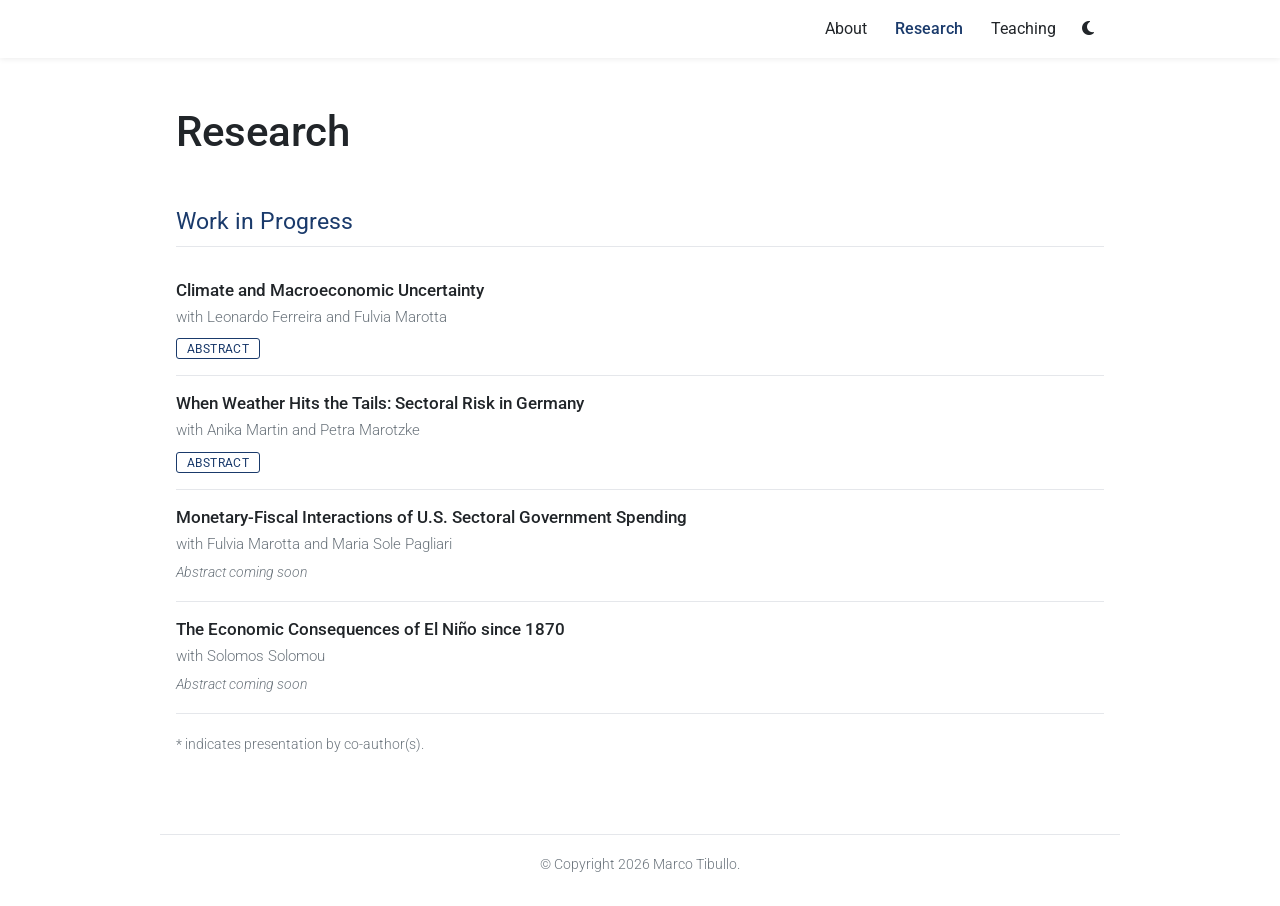
<file: research.html>
<!DOCTYPE html>
<html lang="en">
<head>
  <meta charset="utf-8">
  <meta name="viewport" content="width=device-width, initial-scale=1">
  <title>Research | Marco Tibullo</title>
  <meta name="description" content="Research by Marco Tibullo: climate shocks, macroeconomic uncertainty, weather and sectoral tail risk, monetary-fiscal interactions, and the economic consequences of El Niño.">
  <meta name="author" content="Marco Tibullo">
  <link rel="canonical" href="https://marcotibullo.github.io/research.html">

  <meta property="og:type" content="website">
  <meta property="og:title" content="Research | Marco Tibullo">
  <meta property="og:url" content="https://marcotibullo.github.io/research.html">

  <link rel="icon" href="assets/img/favicon.svg" type="image/svg+xml">
  <link rel="preconnect" href="https://fonts.googleapis.com">
  <link href="https://fonts.googleapis.com/css2?family=Roboto:wght@300;400;500&display=swap" rel="stylesheet">
  <link rel="stylesheet" href="https://cdnjs.cloudflare.com/ajax/libs/font-awesome/6.5.2/css/all.min.css">
  <link rel="stylesheet" href="assets/css/style.css">
  <script src="assets/js/main.js"></script>
</head>
<body>
  <nav class="navbar">
    <div class="inner">
      <button class="menu-toggle" aria-label="Menu"><i class="fa-solid fa-bars"></i></button>
      <ul class="nav-links">
        <li><a href="./">About</a></li>
        <li><a class="active" href="research.html">Research</a></li>
        <li><a href="teaching.html">Teaching</a></li>
        <li><button class="theme-toggle" aria-label="Toggle dark mode"><i class="fa-solid fa-moon"></i></button></li>
      </ul>
    </div>
  </nav>

  <main>
    <header class="post-header">
      <h1>Research</h1>
    </header>

    <h2>Work in Progress</h2>

    <!-- ===== Paper 1 ===== -->
    <div class="paper">
      <div class="title">Climate and Macroeconomic Uncertainty</div>
      <div class="authors">with Leonardo Ferreira and Fulvia Marotta</div>
      <div class="buttons">
        <button class="btn" data-abstract="abs1" aria-expanded="false">Abstract</button>
        <!-- <a class="btn" href="papers/climate_uncertainty.pdf">PDF</a> -->
      </div>
      <div class="abstract" id="abs1">
        <p>This paper examines how temperature shocks influence both the level and volatility of key macroeconomic
        variables across a broad panel of countries. We develop a novel global-to-local identification strategy that
        uses exogenous variation from the El Niño-Southern Oscillation (ENSO) to isolate temperature anomalies at the
        country level. Our results show that a 1°C rise in temperature anomalies leads to persistent inflationary
        pressures and a decline in economic activity, with effects particularly pronounced in developing economies –
        where inflation can increase by up to 1.2%. Incorporating a stochastic volatility-in-mean framework, we find
        that these shocks also elevate macroeconomic uncertainty by raising the volatility of GDP growth and consumer
        price inflation. Together, these findings highlight the importance of modeling climate shocks not only through
        their direct effects on prices and output, but also through their second-moment consequences, which may warrant
        policy attention.</p>
        <p class="presented"><b>Presented at:</b> Macroeconomic Implications of Climate-Related Risks: Challenges and
        Opportunities for the Low-Carbon Transition Workshop (2026), De Nederlandsche Bank (2025), Deutsche Bundesbank
        (2025), European Central Bank (invited, 2025), Second International Conference on the Climate-Macro-Finance
        Interface (2025), IAAE (2025), University of Oxford* (2025), Queen Mary University of London (2025), Royal
        Economic Society PhD Conference (2024).</p>
      </div>
    </div>

    <!-- ===== Paper 2 ===== -->
    <div class="paper">
      <div class="title">When Weather Hits the Tails: Sectoral Risk in Germany</div>
      <div class="authors">with Anika Martin and Petra Marotzke</div>
      <div class="buttons">
        <button class="btn" data-abstract="abs2" aria-expanded="false">Abstract</button>
      </div>
      <div class="abstract" id="abs2">
        <p>This paper studies how innovations in temperature, precipitation, and sunshine anomalies reshape tail risk
        dynamics in German sectoral production. Using Quantile Local Projections, we estimate quantile-specific impulse
        responses of sectoral growth to these weather shocks, allowing the responses to vary across seasons and during
        episodes of extreme weather. We document that weather shocks affect sectoral downside and upside risks, with
        large heterogeneity in the direction, magnitude and persistence across industries, seasons and climate
        variables. In particular, mild temperature and sunshine innovations are often associated with a reduction in
        downside risk by lifting up the left tail, whereas extreme anomalies can reverse these gains and amplify
        vulnerability. Precipitation shocks are found to have a limited, mostly negative, impact on sectoral growth,
        affecting the majority of sectors during autumn.</p>
        <p class="presented"><b>Presented at:</b> Deutsche Bundesbank, Queen Mary University of London.</p>
      </div>
    </div>

    <!-- ===== Paper 3 ===== -->
    <div class="paper">
      <div class="title">Monetary-Fiscal Interactions of U.S. Sectoral Government Spending</div>
      <div class="authors">with Fulvia Marotta and Maria Sole Pagliari</div>
      <div class="presented" style="margin-top:4px"><i>Abstract coming soon</i></div>
    </div>

    <!-- ===== Paper 4 ===== -->
    <div class="paper">
      <div class="title">The Economic Consequences of El Niño since 1870</div>
      <div class="authors">with Solomos Solomou</div>
      <div class="presented" style="margin-top:4px"><i>Abstract coming soon</i></div>
    </div>

    <p class="note">* indicates presentation by co-author(s).</p>
  </main>

  <footer>© Copyright <span id="year">2026</span> Marco Tibullo.</footer>
</body>
</html>
</file>
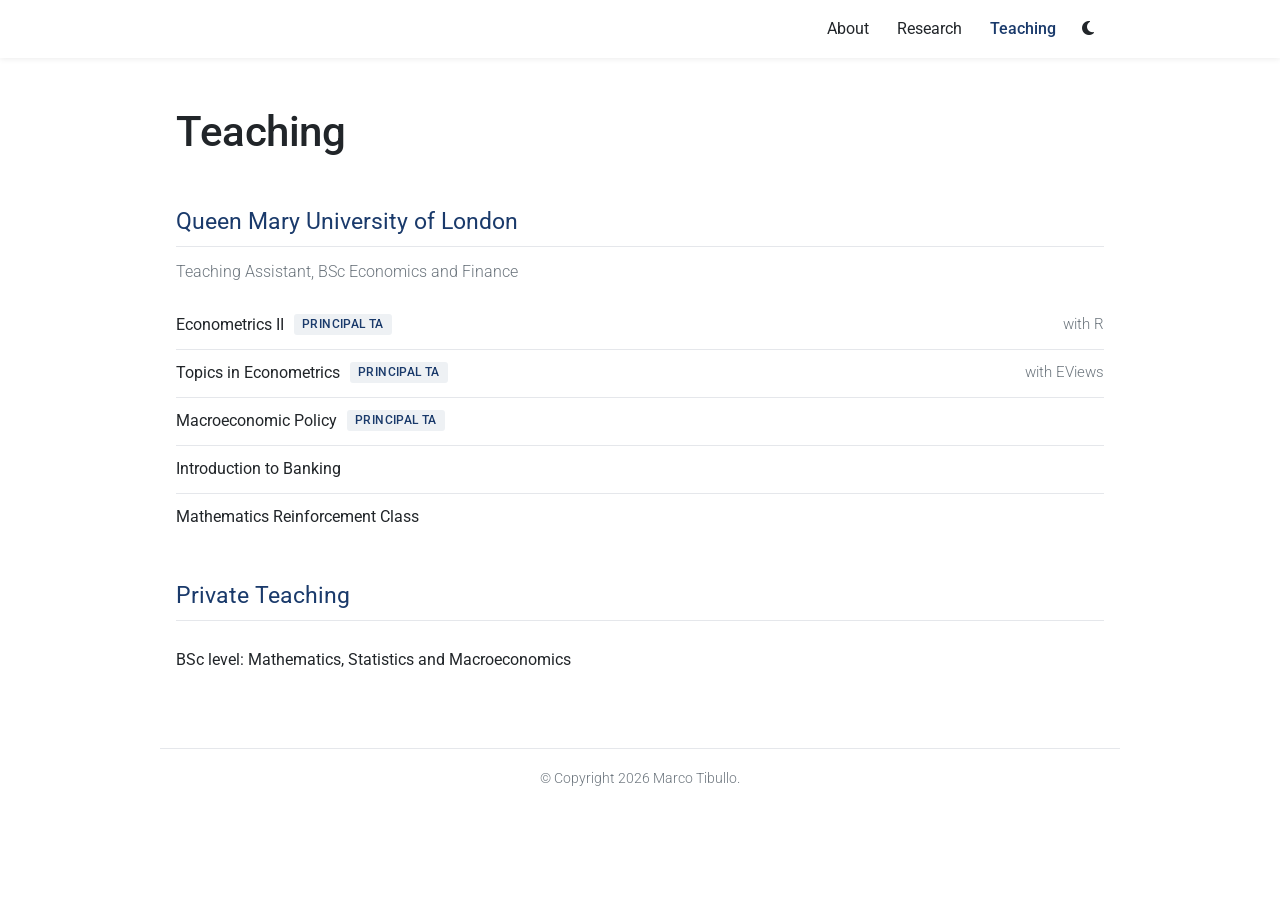
<file: teaching.html>
<!DOCTYPE html>
<html lang="en">
<head>
  <meta charset="utf-8">
  <meta name="viewport" content="width=device-width, initial-scale=1">
  <title>Teaching | Marco Tibullo</title>
  <meta name="description" content="Teaching experience of Marco Tibullo at Queen Mary University of London: Econometrics, Topics in Econometrics, Macroeconomic Policy, Banking and Mathematics.">
  <meta name="author" content="Marco Tibullo">
  <link rel="canonical" href="https://marcotibullo.github.io/teaching.html">

  <meta property="og:type" content="website">
  <meta property="og:title" content="Teaching | Marco Tibullo">
  <meta property="og:url" content="https://marcotibullo.github.io/teaching.html">

  <link rel="icon" href="assets/img/favicon.svg" type="image/svg+xml">
  <link rel="preconnect" href="https://fonts.googleapis.com">
  <link href="https://fonts.googleapis.com/css2?family=Roboto:wght@300;400;500&display=swap" rel="stylesheet">
  <link rel="stylesheet" href="https://cdnjs.cloudflare.com/ajax/libs/font-awesome/6.5.2/css/all.min.css">
  <link rel="stylesheet" href="assets/css/style.css">
  <script src="assets/js/main.js"></script>
</head>
<body>
  <nav class="navbar">
    <div class="inner">
      <button class="menu-toggle" aria-label="Menu"><i class="fa-solid fa-bars"></i></button>
      <ul class="nav-links">
        <li><a href="./">About</a></li>
        <li><a href="research.html">Research</a></li>
        <li><a class="active" href="teaching.html">Teaching</a></li>
        <li><button class="theme-toggle" aria-label="Toggle dark mode"><i class="fa-solid fa-moon"></i></button></li>
      </ul>
    </div>
  </nav>

  <main>
    <header class="post-header">
      <h1>Teaching</h1>
    </header>

    <h2>Queen Mary University of London</h2>
    <p class="desc" style="color:var(--muted);margin-top:-4px">Teaching Assistant, BSc Economics and Finance</p>
    <ul class="course-list">
      <li><span class="course">Econometrics II <span class="tag">Principal TA</span></span><span class="detail">with R</span></li>
      <li><span class="course">Topics in Econometrics <span class="tag">Principal TA</span></span><span class="detail">with EViews</span></li>
      <li><span class="course">Macroeconomic Policy <span class="tag">Principal TA</span></span><span class="detail"></span></li>
      <li><span class="course">Introduction to Banking</span><span class="detail"></span></li>
      <li><span class="course">Mathematics Reinforcement Class</span><span class="detail"></span></li>
    </ul>

    <h2>Private Teaching</h2>
    <ul class="course-list">
      <li><span class="course">BSc level: Mathematics, Statistics and Macroeconomics</span><span class="detail"></span></li>
    </ul>
  </main>

  <footer>© Copyright <span id="year">2026</span> Marco Tibullo.</footer>
</body>
</html>
</file>
<file: assets/css/style.css>
/* Marco Tibullo — personal website. Style inspired by the al-folio theme. */
:root {
  --bg: #ffffff;
  --text: #212529;
  --muted: #6c757d;
  --accent: #1a3a6b;          /* change this one value to recolour the site */
  --accent-soft: rgba(26, 58, 107, 0.07);
  --border: #e5e7eb;
  --nav-bg: rgba(255, 255, 255, 0.96);
  --shadow: 0 1px 6px rgba(0, 0, 0, 0.08);
}
:root[data-theme="dark"] {
  --bg: #1c1c1d;
  --text: #e8e8e8;
  --muted: #a0a0a0;
  --accent: #8ab4f0;
  --accent-soft: rgba(138, 180, 240, 0.12);
  --border: #333;
  --nav-bg: rgba(28, 28, 29, 0.96);
  --shadow: 0 1px 6px rgba(0, 0, 0, 0.5);
}

* { box-sizing: border-box; }
html { scroll-behavior: smooth; }
body {
  margin: 0;
  background: var(--bg);
  color: var(--text);
  font-family: "Roboto", -apple-system, "Segoe UI", Helvetica, Arial, sans-serif;
  font-weight: 300;
  font-size: 1.02rem;
  line-height: 1.65;
  transition: background .2s, color .2s;
}
a { color: var(--accent); text-decoration: none; }
a:hover { text-decoration: underline; }
main a { font-weight: 500; }
strong, b { font-weight: 500; }

/* ---------- Navbar ---------- */
.navbar {
  position: sticky; top: 0; z-index: 10;
  background: var(--nav-bg);
  box-shadow: var(--shadow);
  backdrop-filter: blur(6px);
}
.navbar .inner {
  max-width: 960px; margin: 0 auto; padding: 0 16px;
  height: 58px; display: flex; align-items: center; justify-content: flex-end;
}
.brand { color: var(--text); font-size: 1.15rem; }
.brand b { font-weight: 500; }
.brand:hover { text-decoration: none; color: var(--accent); }
.nav-links { display: flex; align-items: center; gap: 4px; list-style: none; margin: 0; padding: 0; }
.nav-links a {
  color: var(--text); padding: 6px 12px; border-radius: 4px; font-weight: 400;
}
.nav-links a:hover { color: var(--accent); text-decoration: none; }
.nav-links a.active { color: var(--accent); font-weight: 500; }
.theme-toggle {
  background: none; border: 0; cursor: pointer; color: var(--text);
  font-size: 1rem; padding: 6px 10px;
}
.theme-toggle:hover { color: var(--accent); }
.menu-toggle { display: none; background: none; border: 0; color: var(--text); font-size: 1.3rem; cursor: pointer; }

@media (max-width: 640px) {
  .menu-toggle { display: block; }
  .nav-links {
    display: none; position: absolute; top: 58px; left: 0; right: 0;
    flex-direction: column; align-items: flex-start;
    background: var(--nav-bg); padding: 8px 16px 14px; box-shadow: var(--shadow);
  }
  .nav-links.open { display: flex; }
}

/* ---------- Page ---------- */
main { max-width: 960px; margin: 0 auto; padding: 40px 16px 24px; }
.post-header h1 {
  font-size: 2.6rem; font-weight: 500; margin: 0 0 28px; letter-spacing: -0.5px;
}
.post-header .desc { color: var(--muted); margin: 0 0 28px; }
h2 {
  font-size: 1.45rem; font-weight: 400; color: var(--accent);
  margin: 2.2rem 0 1rem; padding-bottom: 6px; border-bottom: 1px solid var(--border);
}
h3 { font-size: 1.1rem; font-weight: 500; margin: 1.4rem 0 .4rem; }

/* ---------- Profile (home) ---------- */
.profile {
  float: right; width: 38%; max-width: 340px;
  margin: 0 0 20px 32px; text-align: center;
}
.profile img {
  width: 100%; height: auto; border-radius: 6px; box-shadow: var(--shadow); display: block;
}
.profile .address { font-size: .88rem; color: var(--muted); margin-top: 10px; line-height: 1.45; }
@media (max-width: 640px) {
  .profile { float: none; width: 75%; margin: 0 auto 24px; }
}
.clearfix::after { content: ""; display: table; clear: both; }

.social {
  clear: both; text-align: center; margin: 44px 0 8px;
}
.social .contact-note { color: var(--muted); font-size: .95rem; margin-bottom: 10px; }
.social a {
  color: var(--text); font-size: 1.9rem; margin: 0 10px; display: inline-block;
  transition: color .15s, transform .15s;
}
.social a:hover { color: var(--accent); transform: translateY(-2px); text-decoration: none; }

.interests { list-style: none; counter-reset: item; padding-left: 1.2em; margin: -0.4em 0 1em; }
.interests li { counter-increment: item; margin: 2px 0; }
.interests li::before { content: "(" counter(item, lower-roman) ") "; color: var(--muted); }

/* ---------- Research list ---------- */
.paper { padding: 14px 0 16px; border-bottom: 1px solid var(--border); }
.paper:last-child { border-bottom: 0; }
.paper .title { font-weight: 500; font-size: 1.06rem; }
.paper .authors { color: var(--muted); font-size: .96rem; }
.paper .venue { font-style: italic; font-size: .95rem; }
.paper .buttons { margin-top: 8px; display: flex; flex-wrap: wrap; gap: 6px; }
.btn {
  font-size: .78rem; font-weight: 400; text-transform: uppercase; letter-spacing: .4px;
  padding: 2px 10px; border: 1px solid var(--accent); border-radius: 3px;
  color: var(--accent); background: transparent; cursor: pointer; font-family: inherit;
}
.btn:hover, .btn[aria-expanded="true"] {
  background: var(--accent); color: var(--bg); text-decoration: none;
}
.abstract {
  display: none; margin-top: 10px; padding: 12px 16px;
  background: var(--accent-soft); border-left: 3px solid var(--accent);
  border-radius: 0 4px 4px 0; font-size: .96rem;
}
.abstract.open { display: block; }
.abstract p { margin: 0 0 .6em; }
.abstract p:last-child { margin-bottom: 0; }
.presented { font-size: .9rem; color: var(--muted); }
.note { font-size: .88rem; color: var(--muted); margin-top: 1.2rem; }

/* ---------- Teaching ---------- */
.course-list { list-style: none; padding: 0; margin: 0; }
.course-list li {
  display: flex; justify-content: space-between; gap: 16px; flex-wrap: wrap;
  padding: 10px 0; border-bottom: 1px solid var(--border);
}
.course-list li:last-child { border-bottom: 0; }
.course-list .course { font-weight: 400; }
.course-list .detail { color: var(--muted); font-size: .92rem; }
.tag {
  display: inline-block; font-size: .72rem; text-transform: uppercase; letter-spacing: .4px;
  background: var(--accent-soft); color: var(--accent); padding: 1px 8px; border-radius: 3px;
  margin-left: 6px; vertical-align: 2px; font-weight: 500;
}

/* ---------- Footer ---------- */
footer {
  max-width: 960px; margin: 40px auto 0; padding: 18px 16px 30px;
  text-align: center; font-size: .85rem; color: var(--muted);
  border-top: 1px solid var(--border);
}
</file>
